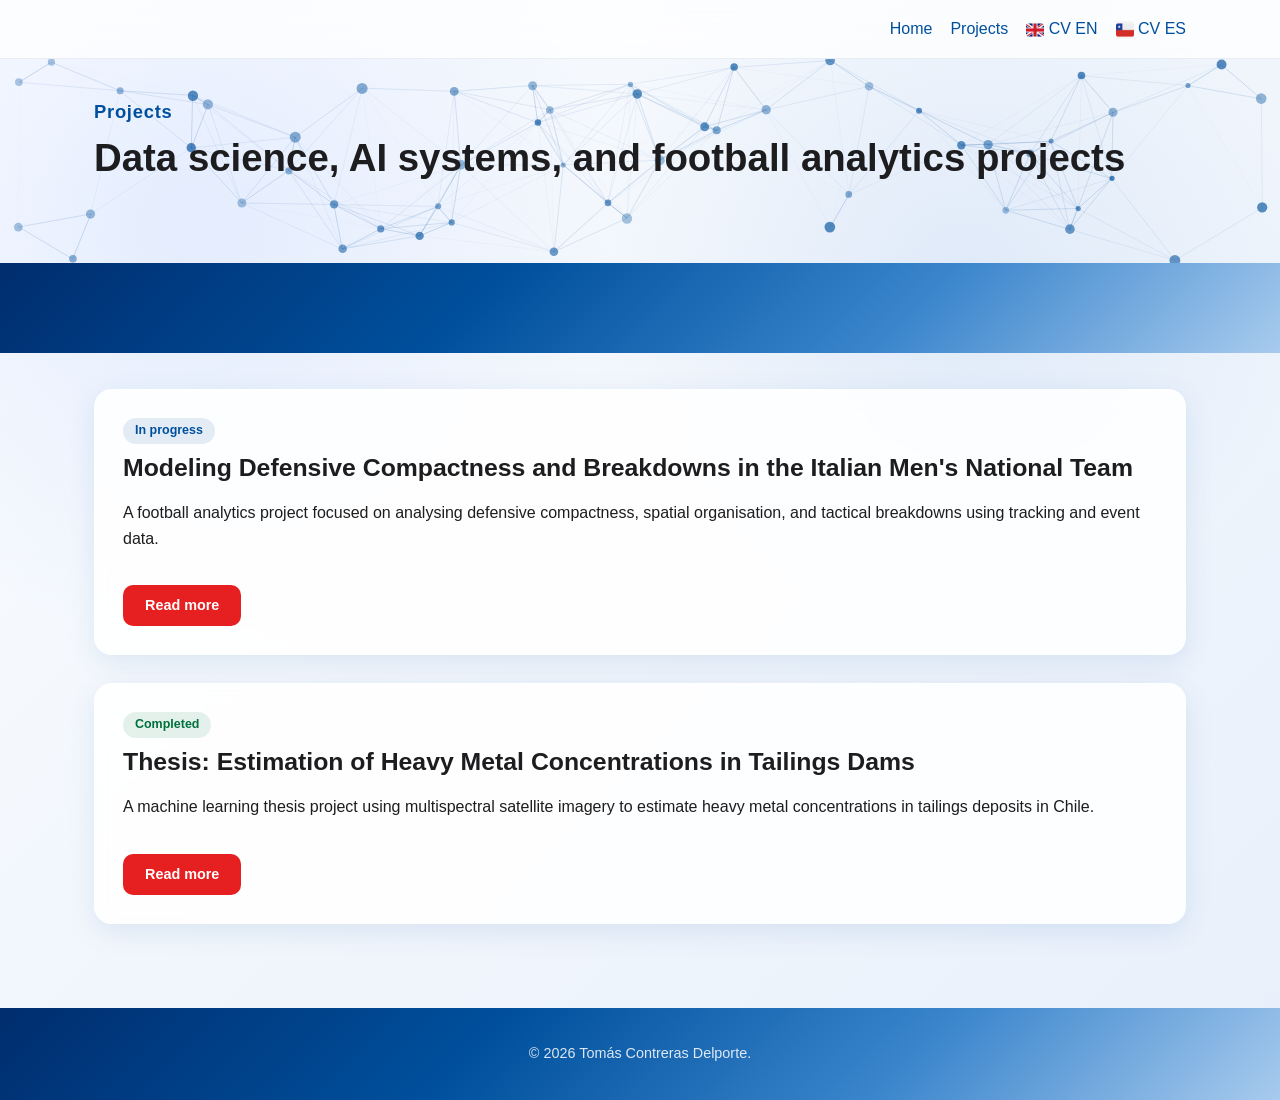
<file: projects/index.html>
<!DOCTYPE html>
<html lang="en">
<head>
  <meta charset="UTF-8" />
  <meta name="viewport" content="width=device-width, initial-scale=1.0" />
  <title>Projects | Tomás Contreras</title>
  <link rel="icon" type="image/png" href="../assets/img/favicon.png" />
  <link rel="stylesheet" href="../assets/css/style.css" />
</head>
<body>
  <header class="site-header">
    <nav>
      <div class="nav-links">
        <a href="../index.html">Home</a>
        <a href="index.html">Projects</a>
        <a href="../files/TOMÁS_CONTRERAS_CV_EN.pdf"><img src="../assets/img/united_kingdom.png" alt="UK flag" class="flag-icon"> CV EN</a>
        <a href="../files/TOMÁS_CONTRERAS_CV_ES.pdf"><img src="../assets/img/chile.png" alt="Chile flag" class="flag-icon"> CV ES</a>
      </div>
    </nav>
  </header>

  <div class="hero-outer">
    <canvas id="hero-canvas" aria-hidden="true"></canvas>
    <div class="hero-inner">
      <section class="hero">
        <p class="eyebrow">Projects</p>
        <h1 class="hero-title-sm">Data science, AI systems, and football analytics projects</h1>
        
      </section>
    </div>
  </div>

  <div class="band"></div>

  <div class="sections-wrapper">

    <div class="section-block">
      <div class="section">
        <div class="project-card-header">
          <span class="project-status in-progress">In progress</span>
          <h3 class="project-title">Modeling Defensive Compactness and Breakdowns in the Italian Men's National Team</h3>
        </div>
        <p>
          A football analytics project focused on analysing defensive compactness,
          spatial organisation, and tactical breakdowns using tracking and event data.
        </p>
        <a class="btn-read-more" href="defensive-compactness/index.html">Read more</a>
      </div>
    </div>

    <div class="section-block">
      <div class="section">
        <div class="project-card-header">
          <span class="project-status completed">Completed</span>
          <h3 class="project-title">Thesis: Estimation of Heavy Metal Concentrations in Tailings Dams</h3>
        </div>
        <p>
          A machine learning thesis project using multispectral satellite imagery
          to estimate heavy metal concentrations in tailings deposits in Chile.
        </p>
        <a class="btn-read-more" href="tailings-metal-estimation/index.html">Read more</a>
      </div>
    </div>

  </div>

  <script>
  (function () {
    const canvas = document.getElementById('hero-canvas');
    const ctx    = canvas.getContext('2d');
    const heroOuter = document.querySelector('.hero-outer');

    const mouse = { x: -9999, y: -9999 };

    function resize() {
      canvas.width  = heroOuter.offsetWidth;
      canvas.height = heroOuter.offsetHeight;
    }
    resize();
    window.addEventListener('resize', resize);

    window.addEventListener('mousemove', function (e) {
      const r = canvas.getBoundingClientRect();
      mouse.x = e.clientX - r.left;
      mouse.y = e.clientY - r.top;
    });
    document.addEventListener('mouseleave', function () {
      mouse.x = -9999;
      mouse.y = -9999;
    });

    function rand(min, max) { return Math.random() * (max - min) + min; }

    function Node() {
      this.x     = rand(0, canvas.width);
      this.y     = rand(0, canvas.height);
      this.vx    = rand(-0.38, 0.38);
      this.vy    = rand(-0.38, 0.38);
      this.r     = rand(2.5, 5.5);
      this.alpha = rand(0.30, 0.70);
    }

    Node.prototype.update = function () {
      this.x += this.vx;
      this.y += this.vy;

      if (this.x < 0 || this.x > canvas.width)  this.vx *= -1;
      if (this.y < 0 || this.y > canvas.height) this.vy *= -1;

      const dx   = this.x - mouse.x;
      const dy   = this.y - mouse.y;
      const dist = Math.sqrt(dx * dx + dy * dy);
      const R    = 130;

      if (dist < R && dist > 0.5) {
        const strength = ((R - dist) / R) * 5;
        this.x += (dx / dist) * strength;
        this.y += (dy / dist) * strength;
      }
    };

    Node.prototype.draw = function () {
      ctx.beginPath();
      ctx.arc(this.x, this.y, this.r, 0, Math.PI * 2);
      ctx.fillStyle = 'rgba(0,80,157,' + this.alpha + ')';
      ctx.fill();
    };

    const LINK_DIST = 155;
    const nodes = Array.from({ length: 55 }, function () { return new Node(); });

    function drawLinks() {
      for (var i = 0; i < nodes.length; i++) {
        for (var j = i + 1; j < nodes.length; j++) {
          var dx   = nodes[i].x - nodes[j].x;
          var dy   = nodes[i].y - nodes[j].y;
          var dist = Math.sqrt(dx * dx + dy * dy);
          if (dist < LINK_DIST) {
            var alpha = (1 - dist / LINK_DIST) * 0.28;
            ctx.strokeStyle = 'rgba(0,80,157,' + alpha + ')';
            ctx.lineWidth   = 0.9;
            ctx.beginPath();
            ctx.moveTo(nodes[i].x, nodes[i].y);
            ctx.lineTo(nodes[j].x, nodes[j].y);
            ctx.stroke();
          }
        }
      }
    }

    function loop() {
      ctx.clearRect(0, 0, canvas.width, canvas.height);
      drawLinks();
      nodes.forEach(function (n) { n.update(); n.draw(); });
      requestAnimationFrame(loop);
    }
    loop();
  })();
  </script>

  <div class="footer-band">
    <footer>
      <p>© 2026 Tomás Contreras Delporte.</p>
    </footer>
  </div>
</body>
</html>
</file>
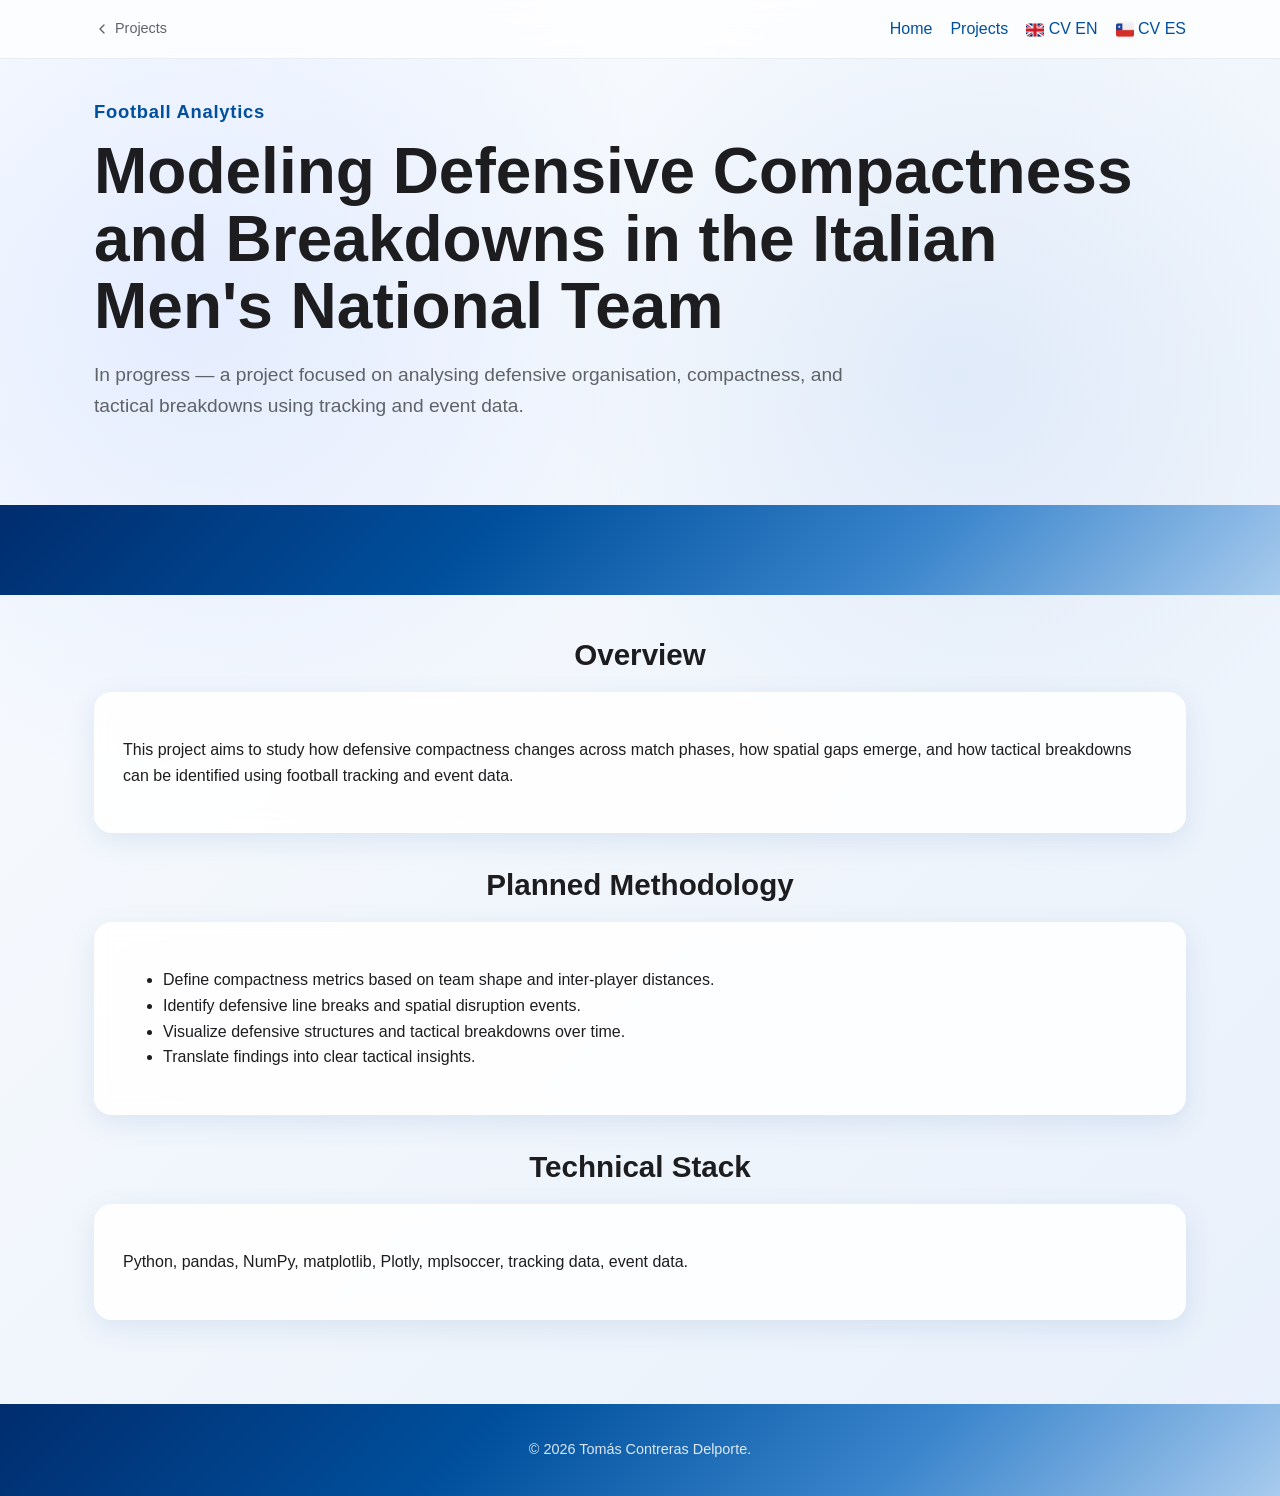
<file: projects/defensive-compactness/index.html>
<!DOCTYPE html>
<html lang="en">
<head>
  <meta charset="UTF-8" />
  <meta name="viewport" content="width=device-width, initial-scale=1.0" />
  <title>Defensive Compactness | Tomás Contreras</title>
  <link rel="icon" type="image/png" href="../../assets/img/favicon.png" />
  <link rel="stylesheet" href="../../assets/css/style.css" />
</head>
<body>
  <header class="site-header">
    <nav>
      <a href="../index.html" class="nav-back">
        <svg xmlns="http://www.w3.org/2000/svg" width="16" height="16" viewBox="0 0 24 24" fill="none" stroke="currentColor" stroke-width="2" stroke-linecap="round" stroke-linejoin="round" aria-hidden="true"><path d="m15 18-6-6 6-6"/></svg>
        Projects
      </a>
      <div class="nav-links">
        <a href="../../index.html">Home</a>
        <a href="../index.html">Projects</a>
        <a href="../../files/TOMÁS_CONTRERAS_CV_EN.pdf"><img src="../../assets/img/united_kingdom.png" alt="UK flag" class="flag-icon"> CV EN</a>
        <a href="../../files/TOMÁS_CONTRERAS_CV_ES.pdf"><img src="../../assets/img/chile.png" alt="Chile flag" class="flag-icon"> CV ES</a>
      </div>
    </nav>
  </header>

  <div class="hero-outer">
    <div class="hero-inner">
      <section class="hero">
        <p class="eyebrow">Football Analytics</p>
        <h1>Modeling Defensive Compactness and Breakdowns in the Italian Men's National Team</h1>
        <p class="hero-text">
          In progress — a project focused on analysing defensive organisation,
          compactness, and tactical breakdowns using tracking and event data.
        </p>
      </section>
    </div>
  </div>

  <div class="band"></div>

  <div class="sections-wrapper">

    <div class="section-block">
      <h2 class="section-title">Overview</h2>
      <div class="section">
        <p>
          This project aims to study how defensive compactness changes across match phases,
          how spatial gaps emerge, and how tactical breakdowns can be identified using
          football tracking and event data.
        </p>
      </div>
    </div>

    <div class="section-block">
      <h2 class="section-title">Planned Methodology</h2>
      <div class="section">
        <ul>
          <li>Define compactness metrics based on team shape and inter-player distances.</li>
          <li>Identify defensive line breaks and spatial disruption events.</li>
          <li>Visualize defensive structures and tactical breakdowns over time.</li>
          <li>Translate findings into clear tactical insights.</li>
        </ul>
      </div>
    </div>

    <div class="section-block">
      <h2 class="section-title">Technical Stack</h2>
      <div class="section">
        <p>Python, pandas, NumPy, matplotlib, Plotly, mplsoccer, tracking data, event data.</p>
      </div>
    </div>

  </div>

  <div class="footer-band">
    <footer>
      <p>© 2026 Tomás Contreras Delporte.</p>
    </footer>
  </div>
</body>
</html>
</file>
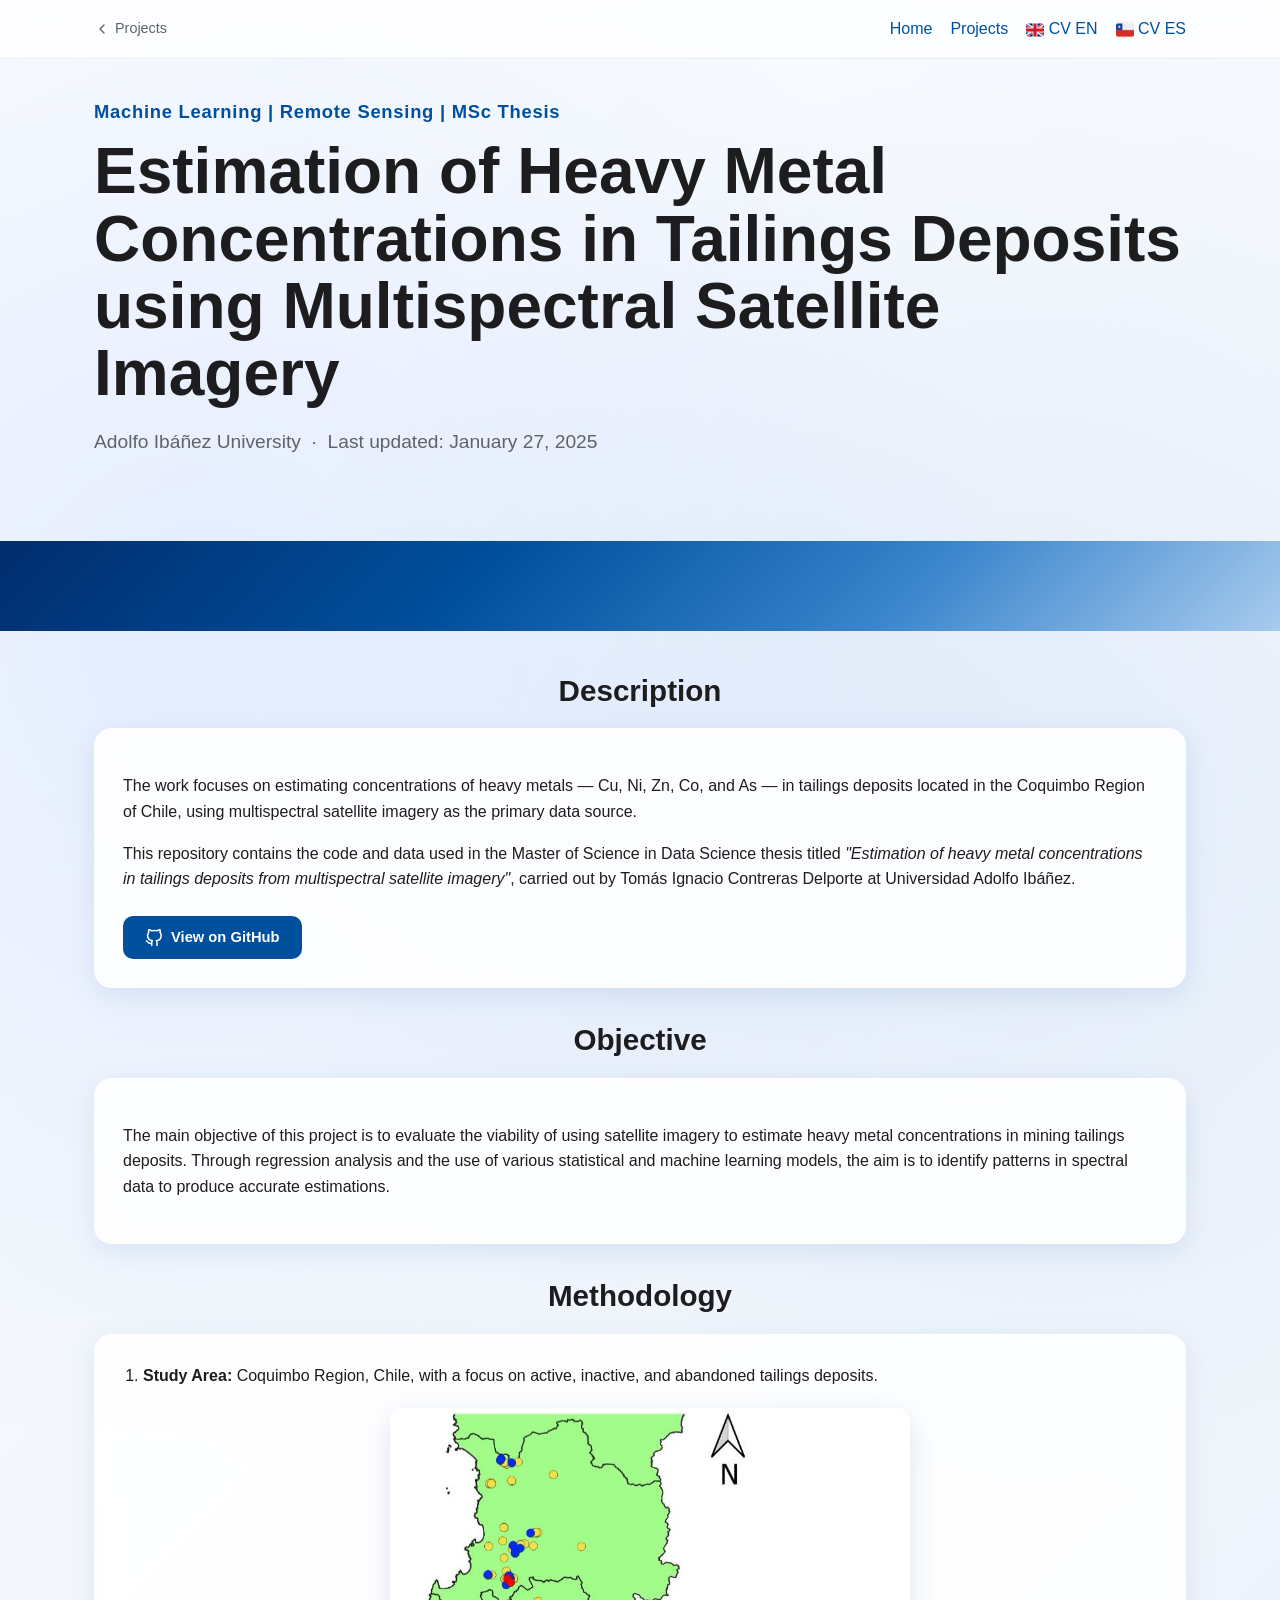
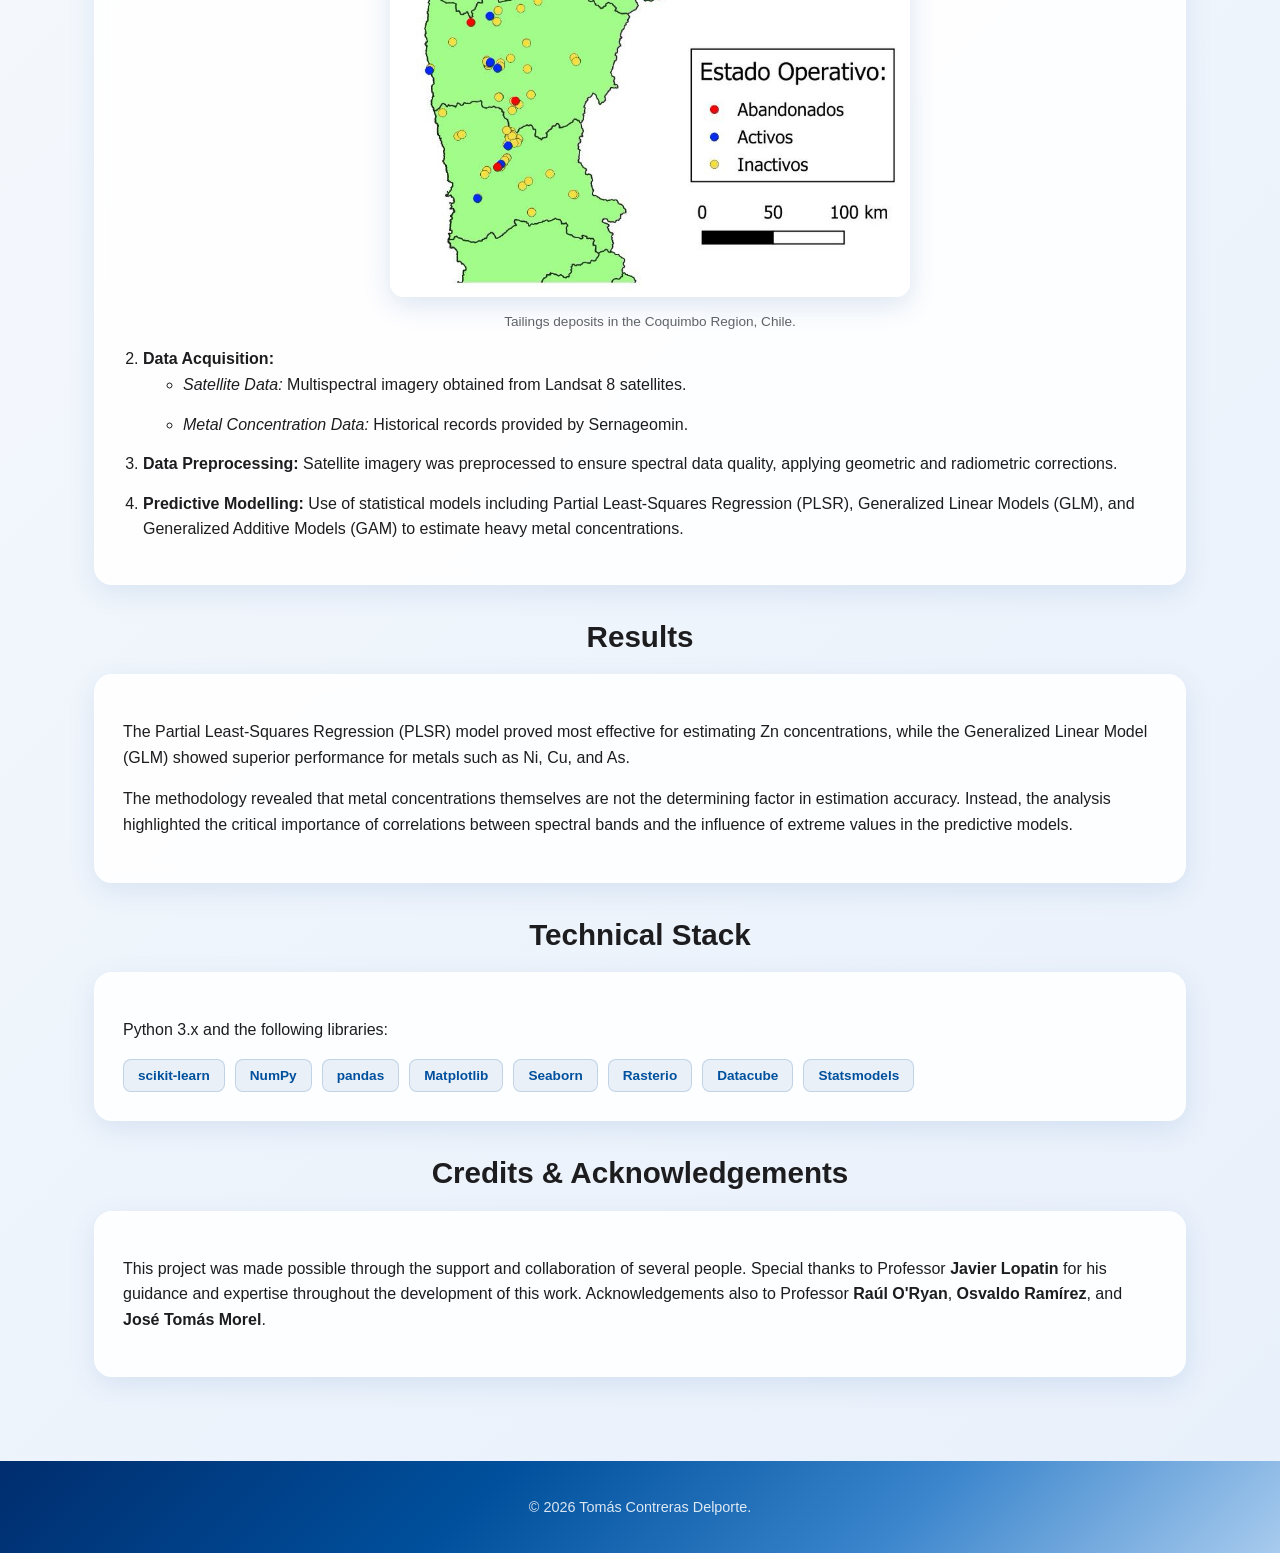
<file: projects/tailings-metal-estimation/index.html>
<!DOCTYPE html>
<html lang="en">
<head>
  <meta charset="UTF-8" />
  <meta name="viewport" content="width=device-width, initial-scale=1.0" />
  <title>Tailings Metal Estimation | Tomás Contreras</title>
  <link rel="icon" type="image/png" href="../../assets/img/favicon.png" />
  <link rel="stylesheet" href="../../assets/css/style.css" />
</head>
<body>
  <header class="site-header">
    <nav>
      <a href="../index.html" class="nav-back">
        <svg xmlns="http://www.w3.org/2000/svg" width="16" height="16" viewBox="0 0 24 24" fill="none" stroke="currentColor" stroke-width="2" stroke-linecap="round" stroke-linejoin="round" aria-hidden="true"><path d="m15 18-6-6 6-6"/></svg>
        Projects
      </a>
      <div class="nav-links">
        <a href="../../index.html">Home</a>
        <a href="../index.html">Projects</a>
        <a href="../../files/TOMÁS_CONTRERAS_CV_EN.pdf"><img src="../../assets/img/united_kingdom.png" alt="UK flag" class="flag-icon"> CV EN</a>
        <a href="../../files/TOMÁS_CONTRERAS_CV_ES.pdf"><img src="../../assets/img/chile.png" alt="Chile flag" class="flag-icon"> CV ES</a>
      </div>
    </nav>
  </header>

  <div class="hero-outer">
    <div class="hero-inner">
      <section class="hero">
        <p class="eyebrow">Machine Learning | Remote Sensing | MSc Thesis</p>
        <h1>Estimation of Heavy Metal Concentrations in Tailings Deposits using Multispectral Satellite Imagery</h1>
        <p class="hero-text">Adolfo Ibáñez University &nbsp;·&nbsp; Last updated: January 27, 2025</p>
      </section>
    </div>
  </div>

  <div class="band"></div>

  <div class="sections-wrapper">

    <div class="section-block">
      <h2 class="section-title">Description</h2>
      <div class="section">
        <p>
          The work focuses on estimating concentrations of heavy metals — Cu, Ni, Zn, Co, and As — in tailings deposits
          located in the Coquimbo Region of Chile, using multispectral satellite imagery as the primary data source.
        </p>
        <p>
          This repository contains the code and data used in the Master of Science in Data Science thesis titled
          <em>"Estimation of heavy metal concentrations in tailings deposits from multispectral satellite imagery"</em>,
          carried out by Tomás Ignacio Contreras Delporte at Universidad Adolfo Ibáñez.
        </p>
        <a class="btn-github" href="https://github.com/TomasContrerasD/estimation-metals-concentrations/tree/main" target="_blank">
          <svg xmlns="http://www.w3.org/2000/svg" width="18" height="18" viewBox="0 0 24 24" fill="none" stroke="currentColor" stroke-width="2" stroke-linecap="round" stroke-linejoin="round" aria-hidden="true"><path d="M9 19c-5 1.5-5-2.5-7-3m14 6v-3.87a3.37 3.37 0 0 0-.94-2.61c3.14-.35 6.44-1.54 6.44-7A5.44 5.44 0 0 0 20 4.77 5.07 5.07 0 0 0 19.91 1S18.73.65 16 2.48a13.38 13.38 0 0 0-7 0C6.27.65 5.09 1 5.09 1A5.07 5.07 0 0 0 5 4.77a5.44 5.44 0 0 0-1.5 3.78c0 5.42 3.3 6.61 6.44 7A3.37 3.37 0 0 0 9 18.13V22"/></svg>
          View on GitHub
        </a>
      </div>
    </div>

    <div class="section-block">
      <h2 class="section-title">Objective</h2>
      <div class="section">
        <p>
          The main objective of this project is to evaluate the viability of using satellite imagery to estimate
          heavy metal concentrations in mining tailings deposits. Through regression analysis and the use of various
          statistical and machine learning models, the aim is to identify patterns in spectral data to produce
          accurate estimations.
        </p>
      </div>
    </div>

    <div class="section-block">
      <h2 class="section-title">Methodology</h2>
      <div class="section">
        <ol>
          <li>
            <strong>Study Area:</strong> Coquimbo Region, Chile, with a focus on active, inactive, and abandoned
            tailings deposits.
            <img src="../../assets/img/tailings_in_Coquimbo.jpg" alt="Tailings deposits in the Coquimbo Region, Chile" class="project-img">
            <p class="project-img-caption">Tailings deposits in the Coquimbo Region, Chile.</p>
          </li>
          <li>
            <strong>Data Acquisition:</strong>
            <ul>
              <li><em>Satellite Data:</em> Multispectral imagery obtained from Landsat 8 satellites.</li>
              <li><em>Metal Concentration Data:</em> Historical records provided by Sernageomin.</li>
            </ul>
          </li>
          <li>
            <strong>Data Preprocessing:</strong> Satellite imagery was preprocessed to ensure spectral data quality,
            applying geometric and radiometric corrections.
          </li>
          <li>
            <strong>Predictive Modelling:</strong> Use of statistical models including Partial Least-Squares Regression
            (PLSR), Generalized Linear Models (GLM), and Generalized Additive Models (GAM) to estimate heavy metal
            concentrations.
          </li>
        </ol>
      </div>
    </div>

    <div class="section-block">
      <h2 class="section-title">Results</h2>
      <div class="section">
        <p>
          The Partial Least-Squares Regression (PLSR) model proved most effective for estimating Zn concentrations,
          while the Generalized Linear Model (GLM) showed superior performance for metals such as Ni, Cu, and As.
        </p>
        <p>
          The methodology revealed that metal concentrations themselves are not the determining factor in estimation
          accuracy. Instead, the analysis highlighted the critical importance of correlations between spectral bands
          and the influence of extreme values in the predictive models.
        </p>
      </div>
    </div>

    <div class="section-block">
      <h2 class="section-title">Technical Stack</h2>
      <div class="section">
        <p>Python 3.x and the following libraries:</p>
        <div class="tech-tags">
          <span class="tech-tag">scikit-learn</span>
          <span class="tech-tag">NumPy</span>
          <span class="tech-tag">pandas</span>
          <span class="tech-tag">Matplotlib</span>
          <span class="tech-tag">Seaborn</span>
          <span class="tech-tag">Rasterio</span>
          <span class="tech-tag">Datacube</span>
          <span class="tech-tag">Statsmodels</span>
        </div>
      </div>
    </div>

    <div class="section-block">
      <h2 class="section-title">Credits &amp; Acknowledgements</h2>
      <div class="section">
        <p>
          This project was made possible through the support and collaboration of several people.
          Special thanks to Professor <strong>Javier Lopatin</strong> for his guidance and expertise throughout
          the development of this work. Acknowledgements also to Professor <strong>Raúl O'Ryan</strong>,
          <strong>Osvaldo Ramírez</strong>, and <strong>José Tomás Morel</strong>.
        </p>
      </div>
    </div>

    

  </div>

  <div class="footer-band">
    <footer>
      <p>© 2026 Tomás Contreras Delporte.</p>
    </footer>
  </div>
</body>
</html>
</file>
<file: assets/css/style.css>
:root {
  --bg: #f8f9fb;
  --text: #1d1d1f;
  --muted: #5f6368;
  --card: #ffffff;
  --border: #e5e7eb;
  --accent: #00509d;
  --accent-dark: #003d7a;
}

* {
  box-sizing: border-box;
}

body {
  margin: 0;
  font-family: Inter, Arial, Helvetica, sans-serif;
  background:
    radial-gradient(circle at 15% 20%, rgba(120, 160, 255, 0.15), transparent 30%),
    radial-gradient(circle at 75% 25%, rgba(70, 130, 220, 0.10), transparent 28%),
    linear-gradient(135deg, #fafcff 0%, #f1f6fc 50%, #e8f0fb 100%);
  color: var(--text);
  line-height: 1.6;
  min-height: 100vh;
}

/* ── Header / Nav ─────────────────────────────────────── */
.site-header {
  background: rgba(255, 255, 255, 0.75);
  border-bottom: 1px solid rgba(120, 140, 180, 0.15);
  position: sticky;
  top: 0;
  backdrop-filter: blur(12px);
  z-index: 10;
}

nav {
  max-width: 1140px;
  margin: 0 auto;
  padding: 16px 24px;
  display: flex;
  justify-content: flex-end;
  align-items: center;
}

.logo {
  font-weight: 700;
  color: var(--text);
  text-decoration: none;
}

.nav-links {
  display: flex;
  gap: 18px;
  flex-wrap: wrap;
}

.nav-back {
  display: flex;
  align-items: center;
  gap: 5px;
  margin-right: auto;
  color: var(--muted);
  text-decoration: none;
  font-size: 0.9rem;
  font-weight: 500;
  transition: color 0.2s;
}

.nav-back:hover {
  color: var(--accent);
  text-decoration: none;
}

.nav-links a,
.social-links a {
  color: var(--accent);
  text-decoration: none;
  font-weight: 500;
}

.flag-icon {
  width: 18px;
  height: auto;
  vertical-align: middle;
  border-radius: 2px;
  display: inline-block;
}

.nav-links a:hover,
.social-links a:hover {
  text-decoration: underline;
}

/* ── Hero ─────────────────────────────────────────────── */
.hero-outer {
  position: relative;
  overflow: hidden;
  width: 100%;
}

#hero-canvas {
  position: absolute;
  inset: 0;
  width: 100%;
  height: 100%;
  pointer-events: none;
  z-index: 0;
}

.hero-inner {
  position: relative;
  z-index: 1;
  max-width: 1140px;
  margin: 0 auto;
  padding: 0 24px 32px;
}

.hero {
  padding: 20px 0 32px;
}

.hero-grid {
  display: grid;
  grid-template-columns: 1.25fr 0.75fr;
  align-items: center;
  gap: 64px;
  padding: 20px 0 32px;
}

.hero-content {
  max-width: 720px;
}

.hero-image-wrapper {
  display: flex;
  justify-content: center;
}

.hero-image {
  width: min(340px, 100%);
  aspect-ratio: 4 / 5;
  object-fit: cover;
  object-position: center top;
  border-radius: 28px;
  background: #ffffff;
  box-shadow: 0 24px 60px rgba(0, 80, 157, 0.18);
  border: 1px solid rgba(255, 255, 255, 0.7);
}

.eyebrow {
  color: var(--accent);
  font-weight: 700;
  letter-spacing: 0.04em;
  font-size: 1.15rem;
  margin-bottom: 12px;
}

h1 {
  font-size: clamp(2.3rem, 5vw, 4rem);
  line-height: 1.05;
  margin: 0 0 20px;
}

.hero-text {
  max-width: 760px;
  font-size: 1.2rem;
  color: var(--muted);
}

/* ── Social links ─────────────────────────────────────── */
.hero-connect {
  font-size: 1.05rem;
  font-weight: 600;
  color: var(--accent);
  margin: 16px 0 0;
  text-align: center;
}

.social-links {
  display: flex;
  gap: 14px;
  flex-wrap: wrap;
  margin-top: 16px;
  justify-content: center;
}

.social-links a {
  display: flex;
  align-items: center;
  gap: 8px;
  color: var(--accent);
  text-decoration: none;
  font-weight: 600;
  font-size: 0.92rem;
  background: #ffffff;
  border: 1px solid rgba(0, 80, 157, 0.15);
  padding: 9px 18px;
  border-radius: 10px;
  box-shadow: 0 4px 14px rgba(0, 80, 157, 0.12);
  transition: box-shadow 0.22s, border-color 0.22s, transform 0.22s;
}

.social-links a:hover {
  box-shadow: 0 8px 24px rgba(0, 80, 157, 0.22);
  border-color: rgba(0, 80, 157, 0.30);
  transform: translateY(-2px);
  text-decoration: none;
}

.social-links svg {
  flex-shrink: 0;
}

/* ── Blue band divider ────────────────────────────────── */
.band {
  width: 100%;
  height: 90px;
  background: linear-gradient(135deg, #002d6e 0%, #00509d 38%, #3a85cc 70%, #a8cbee 100%);
  margin: 0;
}

/* ── Sections wrapper ─────────────────────────────────── */
.sections-wrapper {
  max-width: 1140px;
  margin: 0 auto;
  padding: 36px 24px 48px;
}

.section-block {
  margin-bottom: 28px;
}

/* Section title: centered, outside the box */
.section-title {
  text-align: center;
  font-size: 1.85rem;
  font-weight: 700;
  margin: 0 0 14px;
  color: var(--text);
}

.section {
  background: rgba(255, 255, 255, 0.88);
  border: 1px solid rgba(255, 255, 255, 0.6);
  border-radius: 18px;
  padding: 28px;
  box-shadow: 0 8px 28px rgba(0, 80, 157, 0.10);
  backdrop-filter: blur(8px);
  transition: box-shadow 0.28s ease, border-color 0.28s ease, transform 0.28s ease;
}

.section:hover {
  box-shadow: 0 26px 70px rgba(0, 80, 157, 0.30);
  border-color: rgba(0, 80, 157, 0.40);
  transform: translateY(-7px);
}

/* ── Timeline (Experience / Education) ───────────────── */
.timeline-item {
  border-left: 3px solid var(--accent);
  padding-left: 18px;
  margin-top: 18px;
}

.timeline-item:first-child {
  margin-top: 0;
}

.timeline-header {
  display: flex;
  justify-content: space-between;
  gap: 16px;
  flex-wrap: wrap;
}

.timeline-header h3 {
  margin: 0;
}

.timeline-header span {
  color: var(--muted);
  font-weight: 600;
  white-space: nowrap;
}

.role {
  color: var(--accent);
  font-weight: 700;
  margin: 4px 0 10px;
}

/* Roles inside a company */
.exp-role {
  margin-top: 14px;
}

.exp-role-header {
  display: flex;
  justify-content: space-between;
  align-items: baseline;
  gap: 16px;
  flex-wrap: wrap;
}

.exp-role-title {
  color: var(--accent);
  font-weight: 700;
  font-style: italic;
  font-size: 0.95rem;
}

.exp-role-date {
  color: var(--accent);
  font-weight: 600;
  font-style: italic;
  font-size: 0.9rem;
  white-space: nowrap;
}

.exp-role ul {
  margin: 6px 0 0;
  padding-left: 20px;
}

.exp-role ul li {
  margin-bottom: 5px;
  font-size: 0.9rem;
  color: var(--muted);
  line-height: 1.55;
}

/* ── Project card ─────────────────────────────────────── */
.hero-title-sm {
  font-size: clamp(1.25rem, 3vw, 2.5rem);
}

.project-card-header {
  display: flex;
  flex-direction: column;
  gap: 8px;
  margin-bottom: 12px;
}

.project-title {
  font-size: 1.55rem;
  margin: 0;
  line-height: 1.3;
}

.btn-read-more {
  display: inline-block;
  margin-top: 18px;
  padding: 9px 22px;
  border-radius: 10px;
  background: #e62020;
  color: #ffffff;
  text-decoration: none;
  font-weight: 600;
  font-size: 0.9rem;
  transition: background 0.22s, transform 0.22s;
}

.btn-read-more:hover {
  background: #cc1a1a;
  transform: translateY(-2px);
  text-decoration: none;
}

/* ── Project status badge ─────────────────────────────── */
.project-status {
  font-size: 0.78rem;
  font-weight: 700;
  padding: 3px 12px;
  border-radius: 20px;
  white-space: nowrap;
  align-self: flex-start;
}

.project-status.in-progress {
  background: rgba(0, 80, 157, 0.10);
  color: var(--accent);
}

.project-status.completed {
  background: rgba(0, 120, 60, 0.10);
  color: #00703c;
}

/* ── Project detail page ──────────────────────────────── */
.project-img {
  display: block;
  width: 100%;
  max-width: 520px;
  border-radius: 14px;
  box-shadow: 0 8px 28px rgba(0, 80, 157, 0.14);
  margin: 20px auto 8px;
}

.project-img-caption {
  text-align: center;
  font-size: 0.85rem;
  color: var(--muted);
  margin-bottom: 4px;
}

.tech-tags {
  display: flex;
  flex-wrap: wrap;
  gap: 10px;
  margin-top: 10px;
}

.tech-tag {
  background: rgba(0, 80, 157, 0.08);
  color: var(--accent);
  border: 1px solid rgba(0, 80, 157, 0.18);
  border-radius: 8px;
  padding: 5px 14px;
  font-size: 0.85rem;
  font-weight: 600;
}

.section ol {
  padding-left: 20px;
  margin: 0;
}

.section ol li {
  margin-bottom: 14px;
  line-height: 1.6;
}

.btn-github {
  display: inline-flex;
  align-items: center;
  gap: 8px;
  margin-top: 8px;
  padding: 10px 22px;
  border-radius: 10px;
  background: var(--accent);
  color: #ffffff;
  text-decoration: none;
  font-weight: 600;
  font-size: 0.92rem;
  transition: background 0.22s, transform 0.22s;
}

.btn-github:hover {
  background: var(--accent-dark);
  transform: translateY(-2px);
  text-decoration: none;
}

/* ── Skills grid ──────────────────────────────────────── */
.skills-grid {
  display: grid;
  grid-template-columns: repeat(2, minmax(0, 1fr));
  gap: 16px;
}

.skills-grid div {
  border: 1px solid var(--border);
  border-radius: 14px;
  padding: 16px;
  background: #fbfcfd;
  box-shadow: 0 4px 14px rgba(0, 80, 157, 0.10);
  transition: box-shadow 0.22s ease, border-color 0.22s ease, transform 0.22s ease;
}

.skills-grid div:hover {
  box-shadow: 0 8px 28px rgba(0, 80, 157, 0.22);
  border-color: rgba(0, 80, 157, 0.30);
  transform: translateY(-2px);
}

.skills-grid h3 {
  margin: 0 0 6px;
  font-size: 1rem;
}

.skills-grid p {
  margin: 0;
  color: var(--muted);
}

/* ── Footer ───────────────────────────────────────────── */
.footer-band {
  width: 100%;
  background: linear-gradient(135deg, #002d6e 0%, #00509d 38%, #3a85cc 70%, #a8cbee 100%);
  margin-top: 8px;
}

footer {
  max-width: 1140px;
  margin: 0 auto;
  padding: 20px 24px;
  color: rgba(255, 255, 255, 0.85);
  text-align: center;
  font-size: 0.9rem;
}

/* ── Responsive ───────────────────────────────────────── */
@media (max-width: 720px) {
  nav {
    align-items: flex-start;
    flex-direction: column;
    gap: 10px;
  }

  .skills-grid {
    grid-template-columns: 1fr;
  }

  .section {
    padding: 22px;
  }

  .hero-grid {
    grid-template-columns: 1fr;
    gap: 28px;
    padding: 16px 0 28px;
  }

  .hero-image-wrapper {
    order: -1;
  }

  .hero-image {
    width: min(260px, 100%);
  }

  .social-links {
    justify-content: flex-start;
  }
}
</file>
